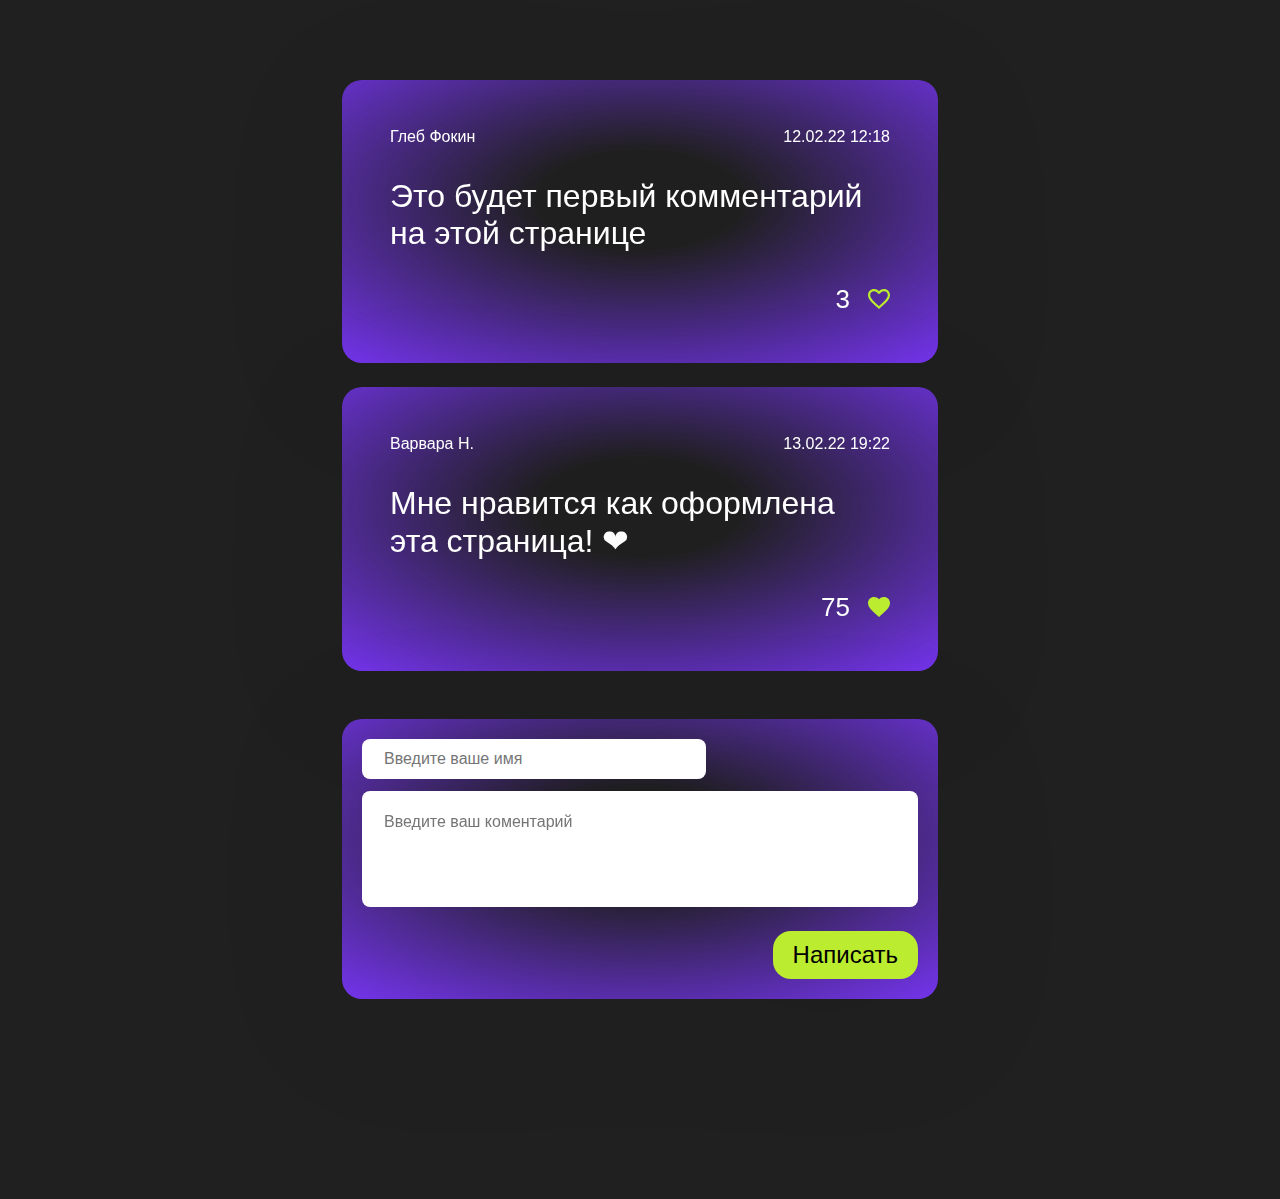
<file: webdev-dom-homework-main/index.html>
<!DOCTYPE html>
<html>
  <head>
    <title>Проект "Комменты"</title>
    <meta charset="utf-8" />
    <link rel="stylesheet" href="styles.css" />
  </head>

  <body>
    <div class="container">
      <ul class="comments">
        <li class="comment">
          <div class="comment-header">
            <div>Глеб Фокин</div>
            <div>12.02.22 12:18</div>
          </div>
          <div class="comment-body">
            <div class="comment-text">
              Это будет первый комментарий на этой странице
            </div>
          </div>
          <div class="comment-footer">
            <div class="likes">
              <span class="likes-counter">3</span>
              <button class="like-button"></button>
            </div>
          </div>
        </li>
        <li class="comment">
          <div class="comment-header">
            <div>Варвара Н.</div>
            <div>13.02.22 19:22</div>
          </div>
          <div class="comment-body">
            <div class="comment-text">
              Мне нравится как оформлена эта страница! ❤
            </div>
          </div>
          <div class="comment-footer">
            <div class="likes">
              <span class="likes-counter">75</span>
              <button class="like-button -active-like"></button>
            </div>
          </div>
        </li>
      </ul>
      <div class="add-form">
        <input
          type="text"
          class="add-form-name"
          placeholder="Введите ваше имя"
        />
        <textarea
          type="textarea"
          class="add-form-text"
          placeholder="Введите ваш коментарий"
          rows="4"
        ></textarea>
        <div class="add-form-row">
          <button class="add-form-button">Написать</button>
        </div>
      </div>
    </div>
  </body>

  <script>
    "use strict";
    // Код писать здесь
    console.log("It works!");
  </script>
</html>
</file>
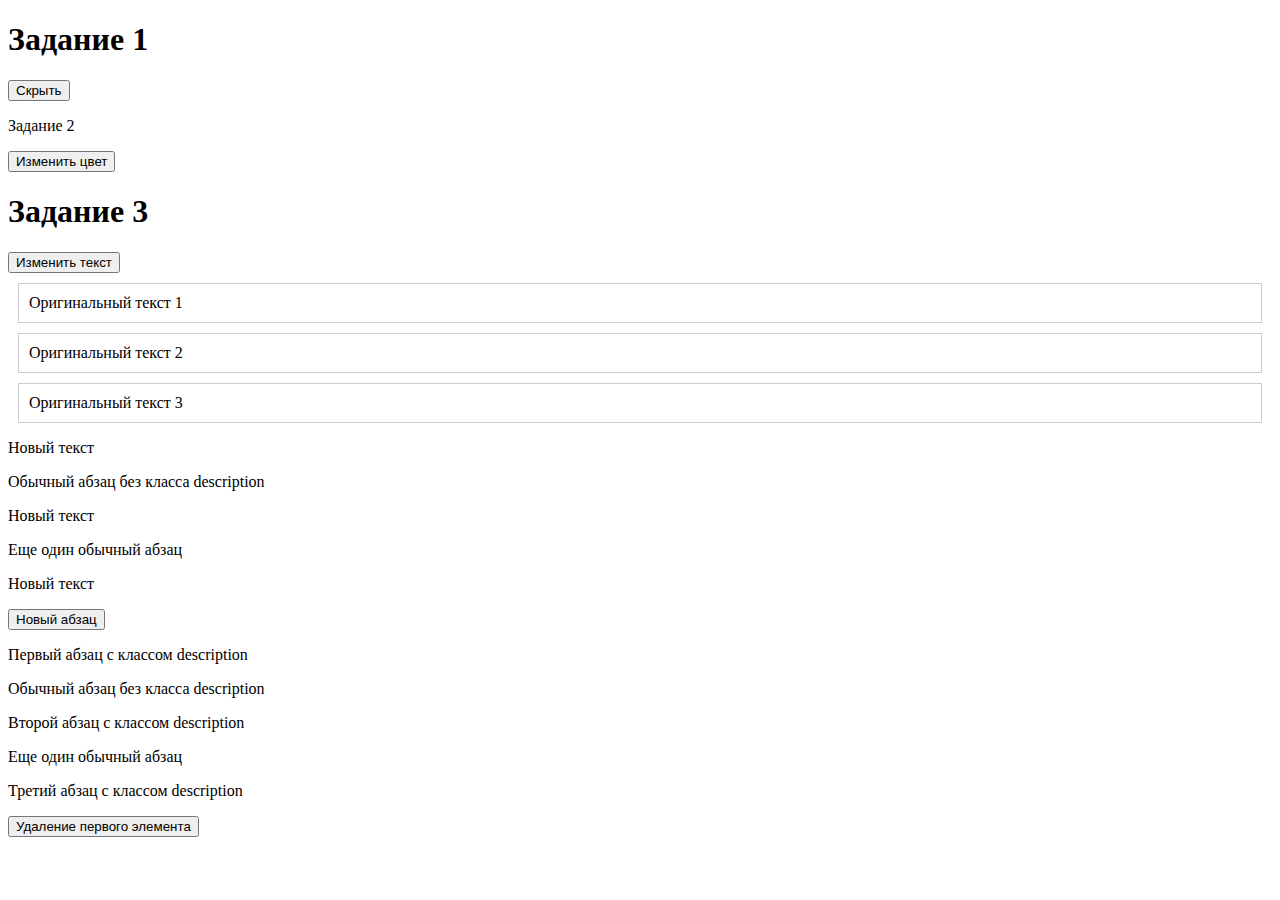
<file: index_hw-9.html>
<!DOCTYPE html>
<html lang="en">
<head>
    <meta charset="UTF-8">
    <meta name="viewport" content="width=device-width, initial-scale=1.0">
    <title>Document</title>
    <style>
        .description1 {
            margin: 10px;
            padding: 10px;
            border: 1px solid #ccc;
        }
    </style>
</head>
<body>
    
    <h1 class="title">Задание 1</h1>
    <button class="button">Скрыть</button>

    
    <p class="paragraph">Задание 2</p>
    <button class="colorButton">Изменить цвет</button>

    
    <h1 class="title-3">Задание 3</h1>
    <button class="changeTextButton">Изменить текст</button>

   
    <div class="description1">Оригинальный текст 1</div>
    <div class="description1">Оригинальный текст 2</div>
    <div class="description1">Оригинальный текст 3</div>

    <p class="description2">Первый абзац с классом description</p>
    <p class="info">Обычный абзац без класса description</p>
    <p class="description2">Второй абзац с классом description</p>
    <p class="note">Еще один обычный абзац</p>
    <p class="description2">Третий абзац с классом description</p>

    <button class="btn">Новый абзац</button>
    <div class="content"></div>

    <p class="description3">Первый абзац с классом description</p>
    <p class="info">Обычный абзац без класса description</p>
    <p class="description3">Второй абзац с классом description</p>
    <p class="note">Еще один обычный абзац</p>
    <p class="description3">Третий абзац с классом description</p>
    <button class="btn1">Удаление первого элемента</button>

    <script>
        const title1 = document.querySelector('.title');
        const buttonHide = document.querySelector('.button');
        
        function toggleTitle() {
            if (title1.style.display === 'none') {
                title1.style.display = 'block';
                buttonHide.textContent = 'Скрыть';
            } else {
                title1.style.display = 'none';
                buttonHide.textContent = 'Показать';
            }
        }
        buttonHide.addEventListener('click', toggleTitle);

        const paragraph = document.querySelector('.paragraph');
        const buttonColor = document.querySelector('.colorButton');
        
        function changeColor() {
            paragraph.style.color = 'blue';
        }
        buttonColor.addEventListener('click', changeColor);

        const title3 = document.querySelector('.title-3');
        const changeTextButton = document.querySelector('.changeTextButton');
        
        function changeTitleText() {
            title3.textContent = 'Привет, мир!';
        }
        changeTextButton.addEventListener('click', changeTitleText);

        const descriptions1 = document.querySelectorAll('.description');
        descriptions1.forEach(function(element) {
            element.textContent = 'Измененный текст';
        });

        const descriptions = document.querySelectorAll('.description2');
        descriptions.forEach(function(paragraph) {
            paragraph.textContent = 'Новый текст';
        });

        const btnEl = document.querySelector('.btn');
        const contentEl = document.querySelector('.content');
        btnEl.addEventListener('click', () => {
            const textEl = document.createElement('p');
            textEl.textContent = 'Новый абзац';
            textEl.classList.add('text');
            contentEl.appendChild(textEl);
        });

        const removeButton = document.querySelector('.btn1');
        function removeFirstDescription() {
            const firstDescription = document.querySelector('.description3');
            if (firstDescription) {
                firstDescription.remove();
            }
        }
        removeButton.addEventListener('click', removeFirstDescription);

    </script>
</body>
</html>
</file>
<file: webdev-dom-homework-main/styles.css>
body {
    margin: 0;
  }

  .container {
    font-family: Helvetica;
    color: #ffffff;
    display: flex;
    flex-direction: column;
    align-items: center;
    padding-top: 80px;
    padding-bottom: 200px;
    background: #202020;
    min-height: 100vh;
  }

  .comments,
  .comment {
    margin: 0;
    padding: 0;
    list-style: none;
  }

  .comment,
  .add-form {
    width: 596px;
    box-sizing: border-box;
    background: radial-gradient(
      75.42% 75.42% at 50% 42.37%,
      rgba(53, 53, 53, 0) 22.92%,
      #7334ea 100%
    );
    filter: drop-shadow(0px 20px 67px rgba(0, 0, 0, 0.08));
    border-radius: 20px;
  }

  .comments {
    display: flex;
    flex-direction: column;
    gap: 24px;
  }

  .comment {
    padding: 48px;
  }

  .comment-header {
    font-size: 16px;
    display: flex;
    justify-content: space-between;
  }

  .comment-footer {
    display: flex;
    justify-content: flex-end;
  }

  .comment-body {
    margin-top: 32px;
    margin-bottom: 32px;
  }

  .comment-text {
    font-size: 32px;
  }

  .likes {
    display: flex;
    align-items: center;
  }

  .like-button {
    all: unset;
    cursor: pointer;
  }

  .likes-counter {
    font-size: 26px;
    margin-right: 8px;
  }

  .like-button {
    margin-left: 10px;
    background-image: url("data:image/svg+xml,%3Csvg width='22' height='20' viewBox='0 0 22 20' fill='none' xmlns='http://www.w3.org/2000/svg' %3E%3Cpath d='M11.11 16.9482L11 17.0572L10.879 16.9482C5.654 12.2507 2.2 9.14441 2.2 5.99455C2.2 3.81471 3.85 2.17984 6.05 2.17984C7.744 2.17984 9.394 3.26975 9.977 4.75204H12.023C12.606 3.26975 14.256 2.17984 15.95 2.17984C18.15 2.17984 19.8 3.81471 19.8 5.99455C19.8 9.14441 16.346 12.2507 11.11 16.9482ZM15.95 0C14.036 0 12.199 0.882834 11 2.26703C9.801 0.882834 7.964 0 6.05 0C2.662 0 0 2.6267 0 5.99455C0 10.1035 3.74 13.4714 9.405 18.5613L11 20L12.595 18.5613C18.26 13.4714 22 10.1035 22 5.99455C22 2.6267 19.338 0 15.95 0Z' fill='%23BCEC30' /%3E%3C/svg%3E");
    background-repeat: no-repeat;
    width: 22px;
    height: 22px;
  }

  .-active-like {
    background-image: url("data:image/svg+xml,%3Csvg width='22' height='20' viewBox='0 0 22 20' fill='none' xmlns='http://www.w3.org/2000/svg'%3E%3Cpath d='M15.95 0C14.036 0 12.199 0.882834 11 2.26703C9.801 0.882834 7.964 0 6.05 0C2.662 0 0 2.6267 0 5.99455C0 10.1035 3.74 13.4714 9.405 18.5613L11 20L12.595 18.5613C18.26 13.4714 22 10.1035 22 5.99455C22 2.6267 19.338 0 15.95 0Z' fill='%23BCEC30'/%3E%3C/svg%3E");
  }

  .add-form {
    padding: 20px;
    margin-top: 48px;
    display: flex;
    flex-direction: column;
  }

  .add-form-name,
  .add-form-text {
    font-size: 16px;
    font-family: Helvetica;
    border-radius: 8px;
    border: none;
  }

  .add-form-name {
    width: 300px;
    padding: 11px 22px;
  }

  .add-form-text {
    margin-top: 12px;
    padding: 22px;
    resize: none;
  }

  .add-form-row {
    display: flex;
    justify-content: flex-end;
  }

  .add-form-button {
    margin-top: 24px;
    font-size: 24px;
    padding: 10px 20px;
    background-color: #bcec30;
    border: none;
    border-radius: 18px;
    cursor: pointer;
  }

  .add-form-button:hover {
    opacity: 0.9;
  }
</file>
